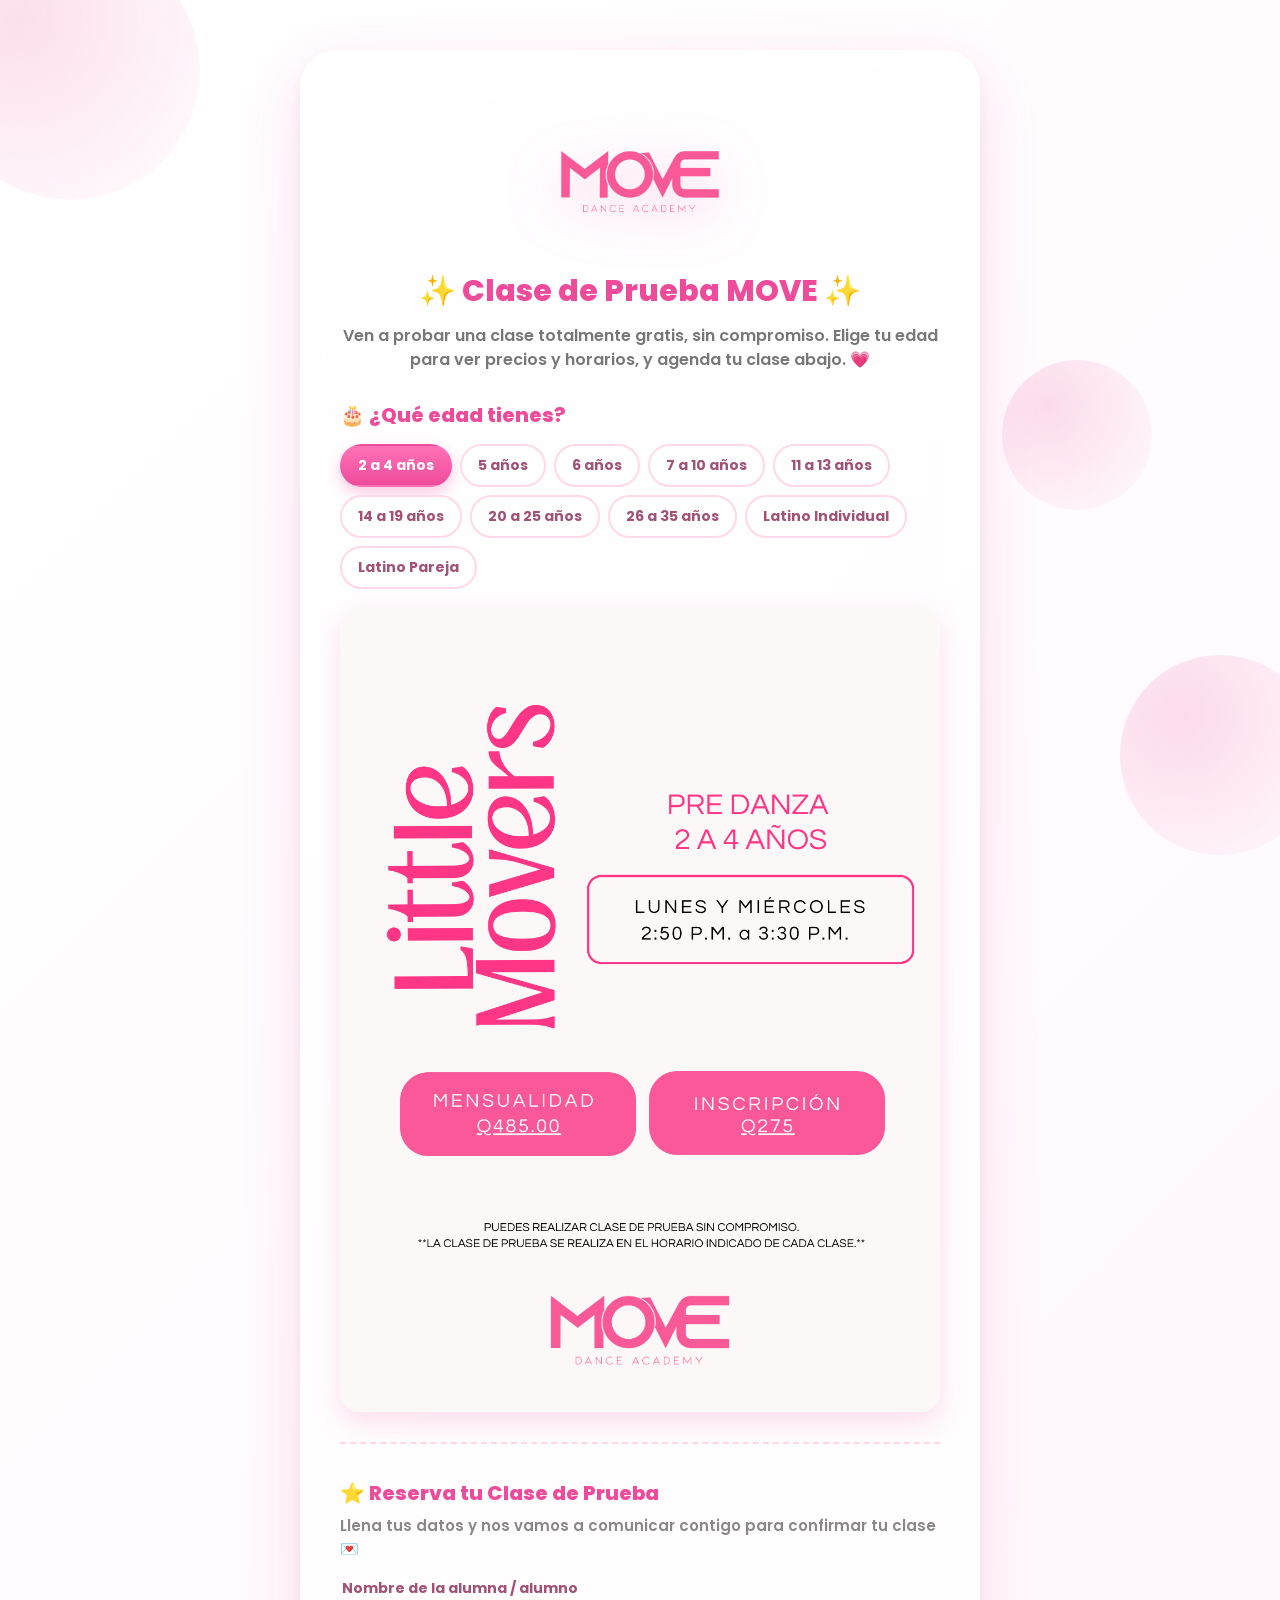
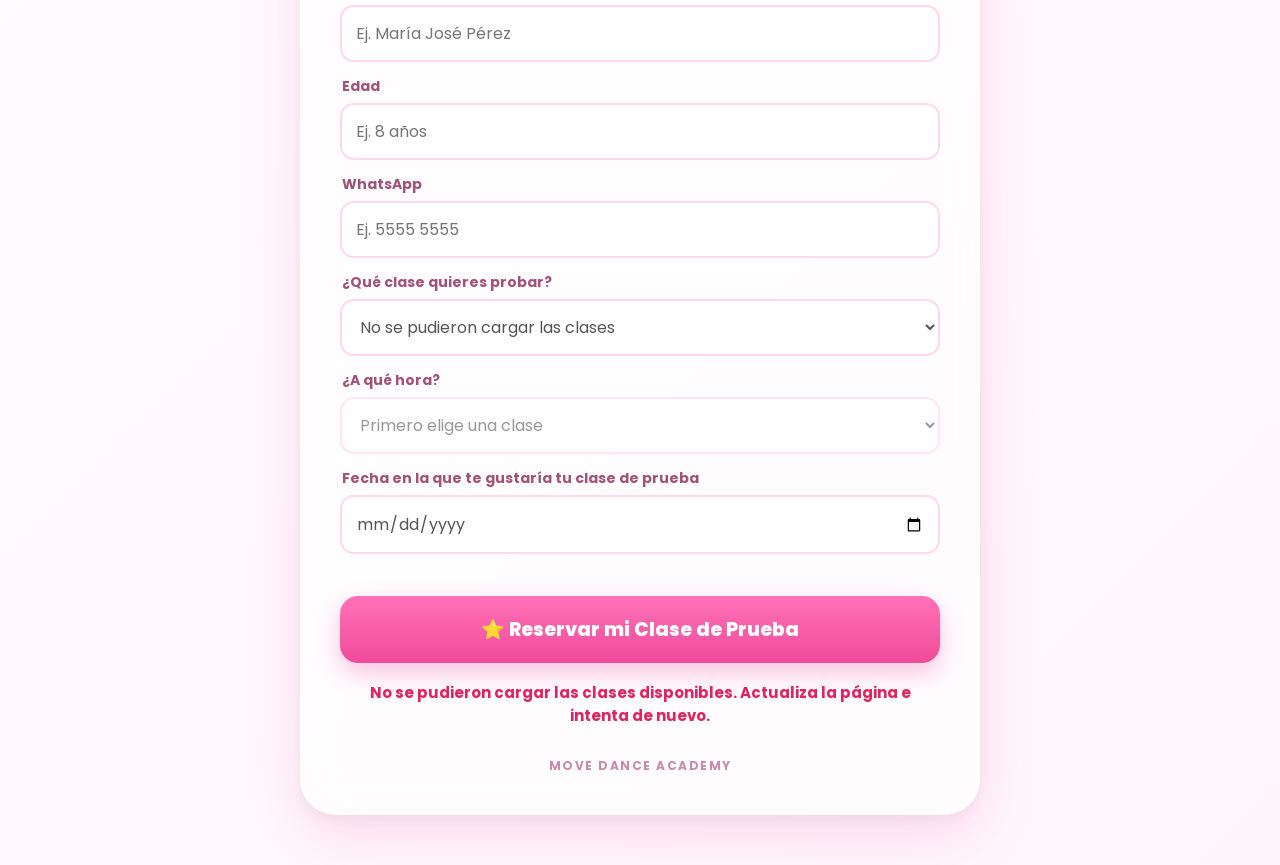
<file: index.html>
<!DOCTYPE html>
<html lang="es">
<head>
<meta charset="UTF-8" />
<meta name="viewport" content="width=device-width, initial-scale=1.0, maximum-scale=1.0" />
<title>Clase de Prueba — MOVE Dance Academy</title>
<meta name="theme-color" content="#ef4b9b" />
<meta name="description" content="Agenda tu clase de prueba gratis en MOVE Dance Academy." />
<link rel="preconnect" href="https://fonts.googleapis.com" />
<link rel="preconnect" href="https://fonts.gstatic.com" crossorigin />
<link href="https://fonts.googleapis.com/css2?family=Poppins:wght@400;600;700;800&display=swap" rel="stylesheet" />
<link rel="stylesheet" href="styles.css" />
</head>
<body data-origen="web">

<div class="fondo-decorado">
  <div class="burbuja burbuja-1"></div>
  <div class="burbuja burbuja-2"></div>
  <div class="burbuja burbuja-3"></div>
</div>

<div class="container">

  <img src="logo.png" alt="MOVE Dance Academy" class="logo" />
  <div class="title">✨ Clase de Prueba MOVE ✨</div>
  <p class="subtitulo">Ven a probar una clase totalmente gratis, sin compromiso. Elige tu edad para ver precios y horarios, y agenda tu clase abajo. 💗</p>

  <!-- ============ SELECTOR DE EDAD / PRECIOS ============ -->
  <section class="seccion-edades">
    <p class="seccion-titulo">🎂 ¿Qué edad tienes?</p>
    <div class="grid-edades" id="gridEdades">
      <button class="chip-edad activa" data-img="2a4">2 a 4 años</button>
      <button class="chip-edad" data-img="5anos">5 años</button>
      <button class="chip-edad" data-img="6anos">6 años</button>
      <button class="chip-edad" data-img="7a10">7 a 10 años</button>
      <button class="chip-edad" data-img="11a13">11 a 13 años</button>
      <button class="chip-edad" data-img="14a19">14 a 19 años</button>
      <button class="chip-edad" data-img="20a25">20 a 25 años</button>
      <button class="chip-edad" data-img="26a35">26 a 35 años</button>
      <button class="chip-edad" data-img="latino-individual">Latino Individual</button>
      <button class="chip-edad" data-img="latino-pareja">Latino Pareja</button>
    </div>

    <div class="tarjeta-imagen">
      <img id="imagenPrecios" src="2a4.png" alt="Precios y horarios" />
    </div>
  </section>

  <!-- ============ FORMULARIO DE RESERVA ============ -->
  <section class="seccion-form">
    <p class="seccion-titulo">⭐ Reserva tu Clase de Prueba</p>
    <p class="seccion-descripcion">Llena tus datos y nos vamos a comunicar contigo para confirmar tu clase 💌</p>

    <form id="formPrueba">
      <label class="campo">
        <span>Nombre de la alumna / alumno</span>
        <input type="text" id="inputAlumna" placeholder="Ej. María José Pérez" required autocomplete="name" />
      </label>

      <label class="campo">
        <span>Edad</span>
        <input type="text" id="inputEdad" placeholder="Ej. 8 años" required inputmode="numeric" />
      </label>

      <label class="campo">
        <span>WhatsApp</span>
        <input type="tel" id="inputTelefono" placeholder="Ej. 5555 5555" required autocomplete="tel" />
      </label>

      <label class="campo">
        <span>¿Qué clase quieres probar?</span>
        <select id="selectClase" required>
          <option value="" disabled selected>Cargando clases...</option>
        </select>
      </label>

      <label class="campo">
        <span>¿A qué hora?</span>
        <select id="selectHora" required disabled>
          <option value="" disabled selected>Primero elige una clase</option>
        </select>
      </label>

      <label class="campo">
        <span>Fecha en la que te gustaría tu clase de prueba</span>
        <input type="date" id="inputFecha" required />
        <small class="ayuda-fecha" id="ayudaFecha"></small>
      </label>

      <button type="submit" class="btn-reservar" id="btnReservar">⭐ Reservar mi Clase de Prueba</button>

      <p class="mensaje-error" id="mensajeErrorPrueba"></p>
    </form>

    <div class="tarjeta-exito" id="tarjetaExito" hidden>
      <p class="exito-emoji">🎉</p>
      <p class="exito-titulo">¡Todo listo!</p>
      <p class="exito-texto">Gracias por agendar tu clase de prueba. Te escribimos por WhatsApp para confirmarte la clase, o para reagendarte si ese día no se puede. ¡Te esperamos para que vivas la experiencia MOVE! 💃🕺</p>
      <button class="btn-secundario" id="btnAgendarOtra">Agendar otra clase</button>
    </div>
  </section>

  <p class="footer">MOVE DANCE ACADEMY</p>

</div>

<script src="script.js"></script>
</body>
</html>
</file>
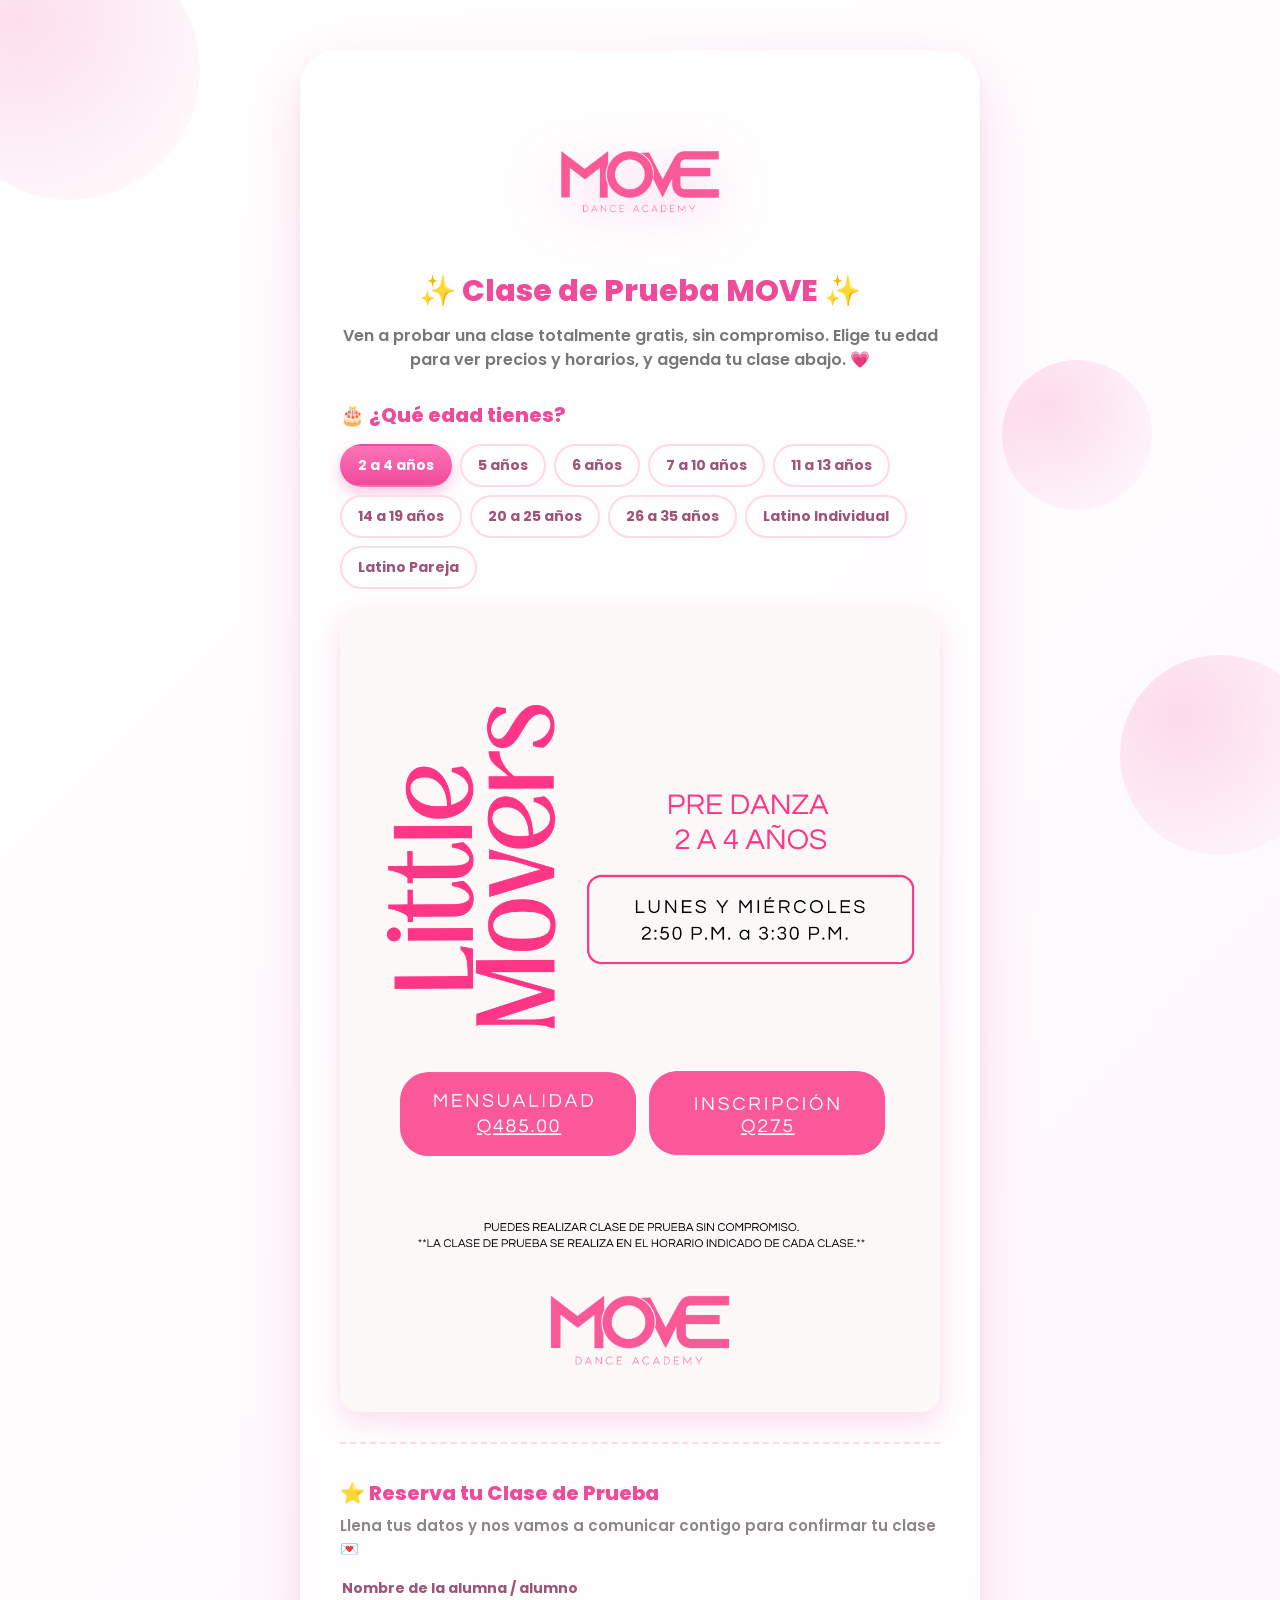
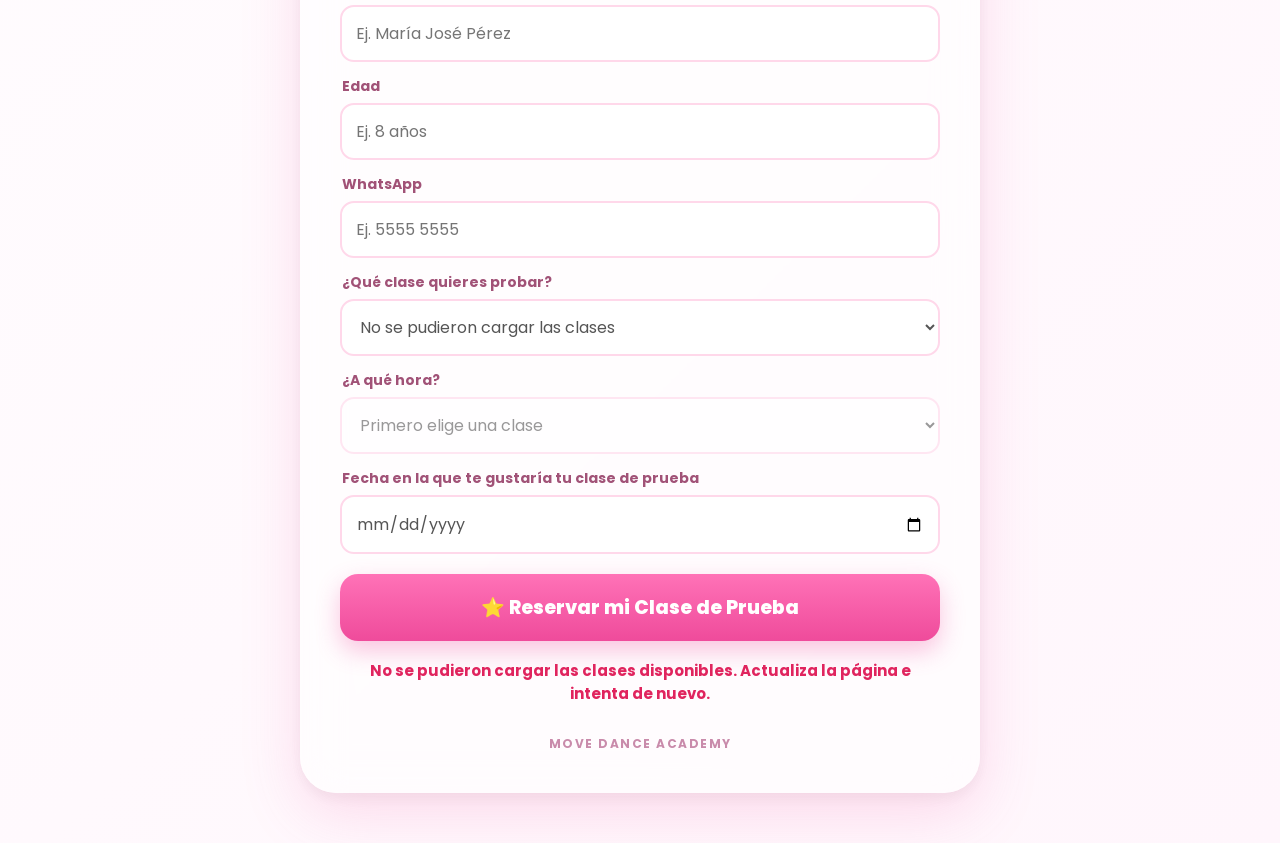
<file: index (5).html>
<!DOCTYPE html>
<html lang="es">
<head>
<meta charset="UTF-8" />
<meta name="viewport" content="width=device-width, initial-scale=1.0, maximum-scale=1.0" />
<title>Clase de Prueba — MOVE Dance Academy</title>
<meta name="theme-color" content="#ef4b9b" />
<meta name="description" content="Agenda tu clase de prueba gratis en MOVE Dance Academy." />
<link rel="preconnect" href="https://fonts.googleapis.com" />
<link rel="preconnect" href="https://fonts.gstatic.com" crossorigin />
<link href="https://fonts.googleapis.com/css2?family=Poppins:wght@400;600;700;800&display=swap" rel="stylesheet" />
<link rel="stylesheet" href="styles.css" />
</head>
<body>

<div class="fondo-decorado">
  <div class="burbuja burbuja-1"></div>
  <div class="burbuja burbuja-2"></div>
  <div class="burbuja burbuja-3"></div>
</div>

<div class="container">

  <img src="logo.png" alt="MOVE Dance Academy" class="logo" />
  <div class="title">✨ Clase de Prueba MOVE ✨</div>
  <p class="subtitulo">Ven a probar una clase totalmente gratis, sin compromiso. Elige tu edad para ver precios y horarios, y agenda tu clase abajo. 💗</p>

  <!-- ============ SELECTOR DE EDAD / PRECIOS ============ -->
  <section class="seccion-edades">
    <p class="seccion-titulo">🎂 ¿Qué edad tienes?</p>
    <div class="grid-edades" id="gridEdades">
      <button class="chip-edad activa" data-img="2a4">2 a 4 años</button>
      <button class="chip-edad" data-img="5anos">5 años</button>
      <button class="chip-edad" data-img="6anos">6 años</button>
      <button class="chip-edad" data-img="7a10">7 a 10 años</button>
      <button class="chip-edad" data-img="11a13">11 a 13 años</button>
      <button class="chip-edad" data-img="14a19">14 a 19 años</button>
      <button class="chip-edad" data-img="20a25">20 a 25 años</button>
      <button class="chip-edad" data-img="26a35">26 a 35 años</button>
      <button class="chip-edad" data-img="latino-individual">Latino Individual</button>
      <button class="chip-edad" data-img="latino-pareja">Latino Pareja</button>
    </div>

    <div class="tarjeta-imagen">
      <img id="imagenPrecios" src="2a4.png" alt="Precios y horarios" />
    </div>
  </section>

  <!-- ============ FORMULARIO DE RESERVA ============ -->
  <section class="seccion-form">
    <p class="seccion-titulo">⭐ Reserva tu Clase de Prueba</p>
    <p class="seccion-descripcion">Llena tus datos y nos vamos a comunicar contigo para confirmar tu clase 💌</p>

    <form id="formPrueba">
      <label class="campo">
        <span>Nombre de la alumna / alumno</span>
        <input type="text" id="inputAlumna" placeholder="Ej. María José Pérez" required autocomplete="name" />
      </label>

      <label class="campo">
        <span>Edad</span>
        <input type="text" id="inputEdad" placeholder="Ej. 8 años" required inputmode="numeric" />
      </label>

      <label class="campo">
        <span>WhatsApp</span>
        <input type="tel" id="inputTelefono" placeholder="Ej. 5555 5555" required autocomplete="tel" />
      </label>

      <label class="campo">
        <span>¿Qué clase quieres probar?</span>
        <select id="selectClase" required>
          <option value="" disabled selected>Cargando clases...</option>
        </select>
      </label>

      <label class="campo">
        <span>¿A qué hora?</span>
        <select id="selectHora" required disabled>
          <option value="" disabled selected>Primero elige una clase</option>
        </select>
      </label>

      <label class="campo">
        <span>Fecha en la que te gustaría tu clase de prueba</span>
        <input type="date" id="inputFecha" required />
      </label>

      <button type="submit" class="btn-reservar" id="btnReservar">⭐ Reservar mi Clase de Prueba</button>

      <p class="mensaje-error" id="mensajeErrorPrueba"></p>
    </form>

    <div class="tarjeta-exito" id="tarjetaExito" hidden>
      <p class="exito-emoji">🎉</p>
      <p class="exito-titulo">¡Todo listo!</p>
      <p class="exito-texto">Gracias por agendar tu clase de prueba. Te escribimos por WhatsApp para confirmarte la clase, o para reagendarte si ese día no se puede. ¡Nos vemos pronto en la pista! 💃🕺</p>
      <button class="btn-secundario" id="btnAgendarOtra">Agendar otra clase</button>
    </div>
  </section>

  <p class="footer">MOVE DANCE ACADEMY</p>

</div>

<script src="script.js"></script>
</body>
</html>
</file>
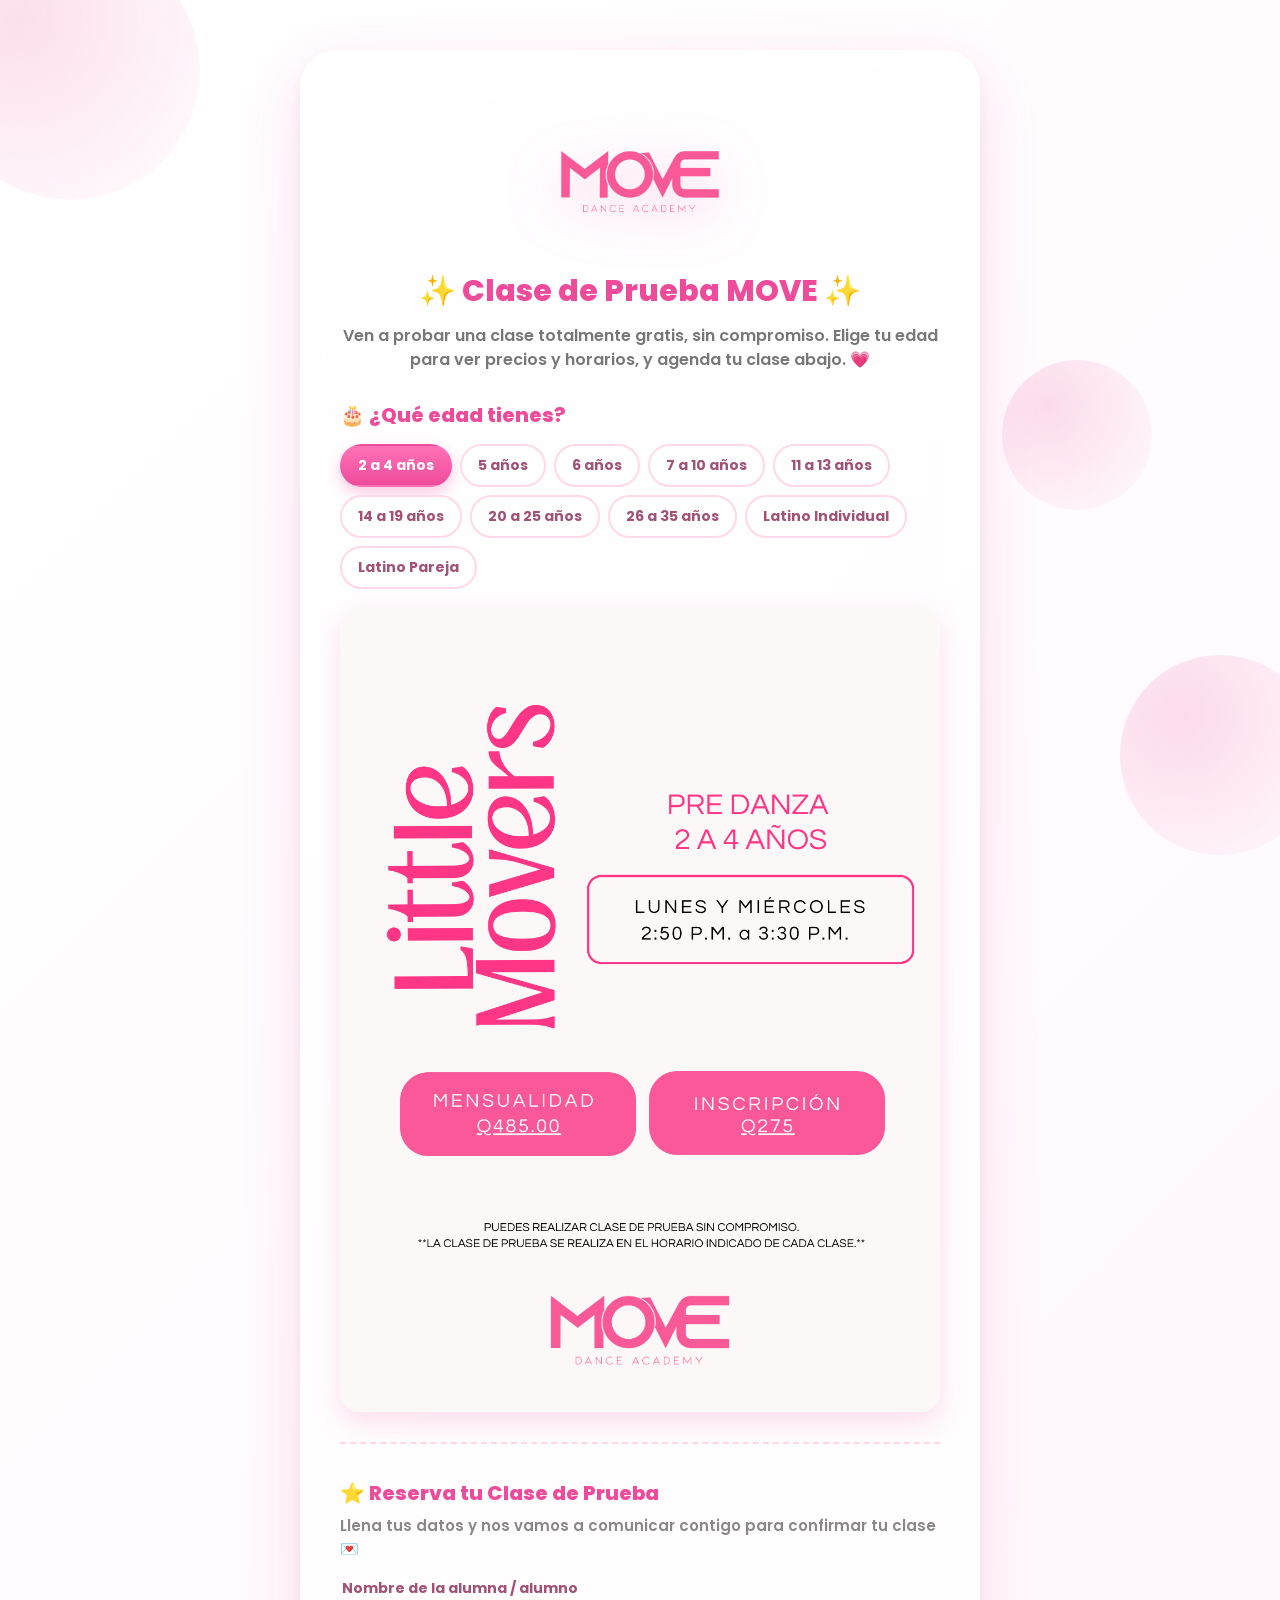
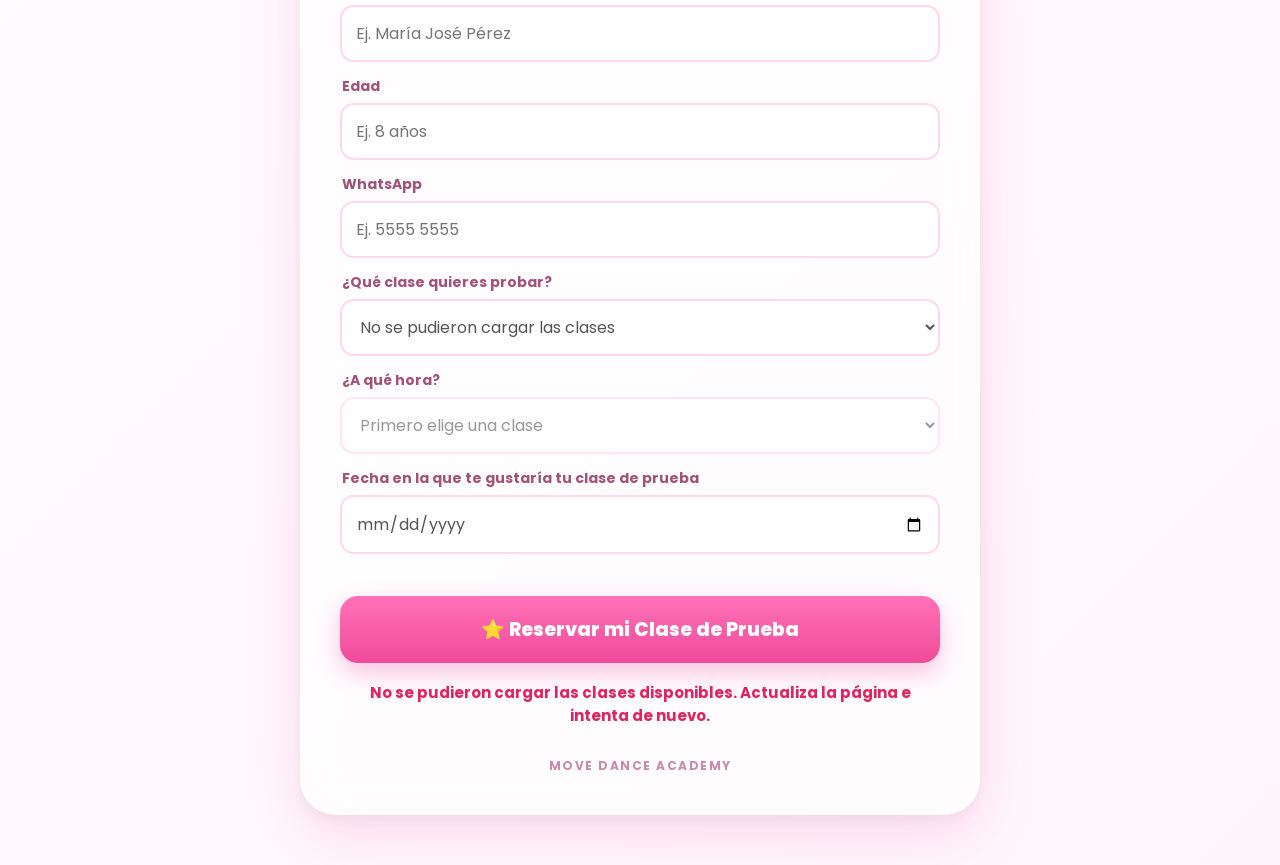
<file: index (6).html>
<!DOCTYPE html>
<html lang="es">
<head>
<meta charset="UTF-8" />
<meta name="viewport" content="width=device-width, initial-scale=1.0, maximum-scale=1.0" />
<title>Clase de Prueba — MOVE Dance Academy</title>
<meta name="theme-color" content="#ef4b9b" />
<meta name="description" content="Agenda tu clase de prueba gratis en MOVE Dance Academy." />
<link rel="preconnect" href="https://fonts.googleapis.com" />
<link rel="preconnect" href="https://fonts.gstatic.com" crossorigin />
<link href="https://fonts.googleapis.com/css2?family=Poppins:wght@400;600;700;800&display=swap" rel="stylesheet" />
<link rel="stylesheet" href="styles.css" />
</head>
<body>

<div class="fondo-decorado">
  <div class="burbuja burbuja-1"></div>
  <div class="burbuja burbuja-2"></div>
  <div class="burbuja burbuja-3"></div>
</div>

<div class="container">

  <img src="logo.png" alt="MOVE Dance Academy" class="logo" />
  <div class="title">✨ Clase de Prueba MOVE ✨</div>
  <p class="subtitulo">Ven a probar una clase totalmente gratis, sin compromiso. Elige tu edad para ver precios y horarios, y agenda tu clase abajo. 💗</p>

  <!-- ============ SELECTOR DE EDAD / PRECIOS ============ -->
  <section class="seccion-edades">
    <p class="seccion-titulo">🎂 ¿Qué edad tienes?</p>
    <div class="grid-edades" id="gridEdades">
      <button class="chip-edad activa" data-img="2a4">2 a 4 años</button>
      <button class="chip-edad" data-img="5anos">5 años</button>
      <button class="chip-edad" data-img="6anos">6 años</button>
      <button class="chip-edad" data-img="7a10">7 a 10 años</button>
      <button class="chip-edad" data-img="11a13">11 a 13 años</button>
      <button class="chip-edad" data-img="14a19">14 a 19 años</button>
      <button class="chip-edad" data-img="20a25">20 a 25 años</button>
      <button class="chip-edad" data-img="26a35">26 a 35 años</button>
      <button class="chip-edad" data-img="latino-individual">Latino Individual</button>
      <button class="chip-edad" data-img="latino-pareja">Latino Pareja</button>
    </div>

    <div class="tarjeta-imagen">
      <img id="imagenPrecios" src="2a4.png" alt="Precios y horarios" />
    </div>
  </section>

  <!-- ============ FORMULARIO DE RESERVA ============ -->
  <section class="seccion-form">
    <p class="seccion-titulo">⭐ Reserva tu Clase de Prueba</p>
    <p class="seccion-descripcion">Llena tus datos y nos vamos a comunicar contigo para confirmar tu clase 💌</p>

    <form id="formPrueba">
      <label class="campo">
        <span>Nombre de la alumna / alumno</span>
        <input type="text" id="inputAlumna" placeholder="Ej. María José Pérez" required autocomplete="name" />
      </label>

      <label class="campo">
        <span>Edad</span>
        <input type="text" id="inputEdad" placeholder="Ej. 8 años" required inputmode="numeric" />
      </label>

      <label class="campo">
        <span>WhatsApp</span>
        <input type="tel" id="inputTelefono" placeholder="Ej. 5555 5555" required autocomplete="tel" />
      </label>

      <label class="campo">
        <span>¿Qué clase quieres probar?</span>
        <select id="selectClase" required>
          <option value="" disabled selected>Cargando clases...</option>
        </select>
      </label>

      <label class="campo">
        <span>¿A qué hora?</span>
        <select id="selectHora" required disabled>
          <option value="" disabled selected>Primero elige una clase</option>
        </select>
      </label>

      <label class="campo">
        <span>Fecha en la que te gustaría tu clase de prueba</span>
        <input type="date" id="inputFecha" required />
        <small class="ayuda-fecha" id="ayudaFecha"></small>
      </label>

      <button type="submit" class="btn-reservar" id="btnReservar">⭐ Reservar mi Clase de Prueba</button>

      <p class="mensaje-error" id="mensajeErrorPrueba"></p>
    </form>

    <div class="tarjeta-exito" id="tarjetaExito" hidden>
      <p class="exito-emoji">🎉</p>
      <p class="exito-titulo">¡Todo listo!</p>
      <p class="exito-texto">Gracias por agendar tu clase de prueba. Te escribimos por WhatsApp para confirmarte la clase, o para reagendarte si ese día no se puede. ¡Nos vemos pronto en la pista! 💃🕺</p>
      <button class="btn-secundario" id="btnAgendarOtra">Agendar otra clase</button>
    </div>
  </section>

  <p class="footer">MOVE DANCE ACADEMY</p>

</div>

<script src="script.js"></script>
</body>
</html>
</file>
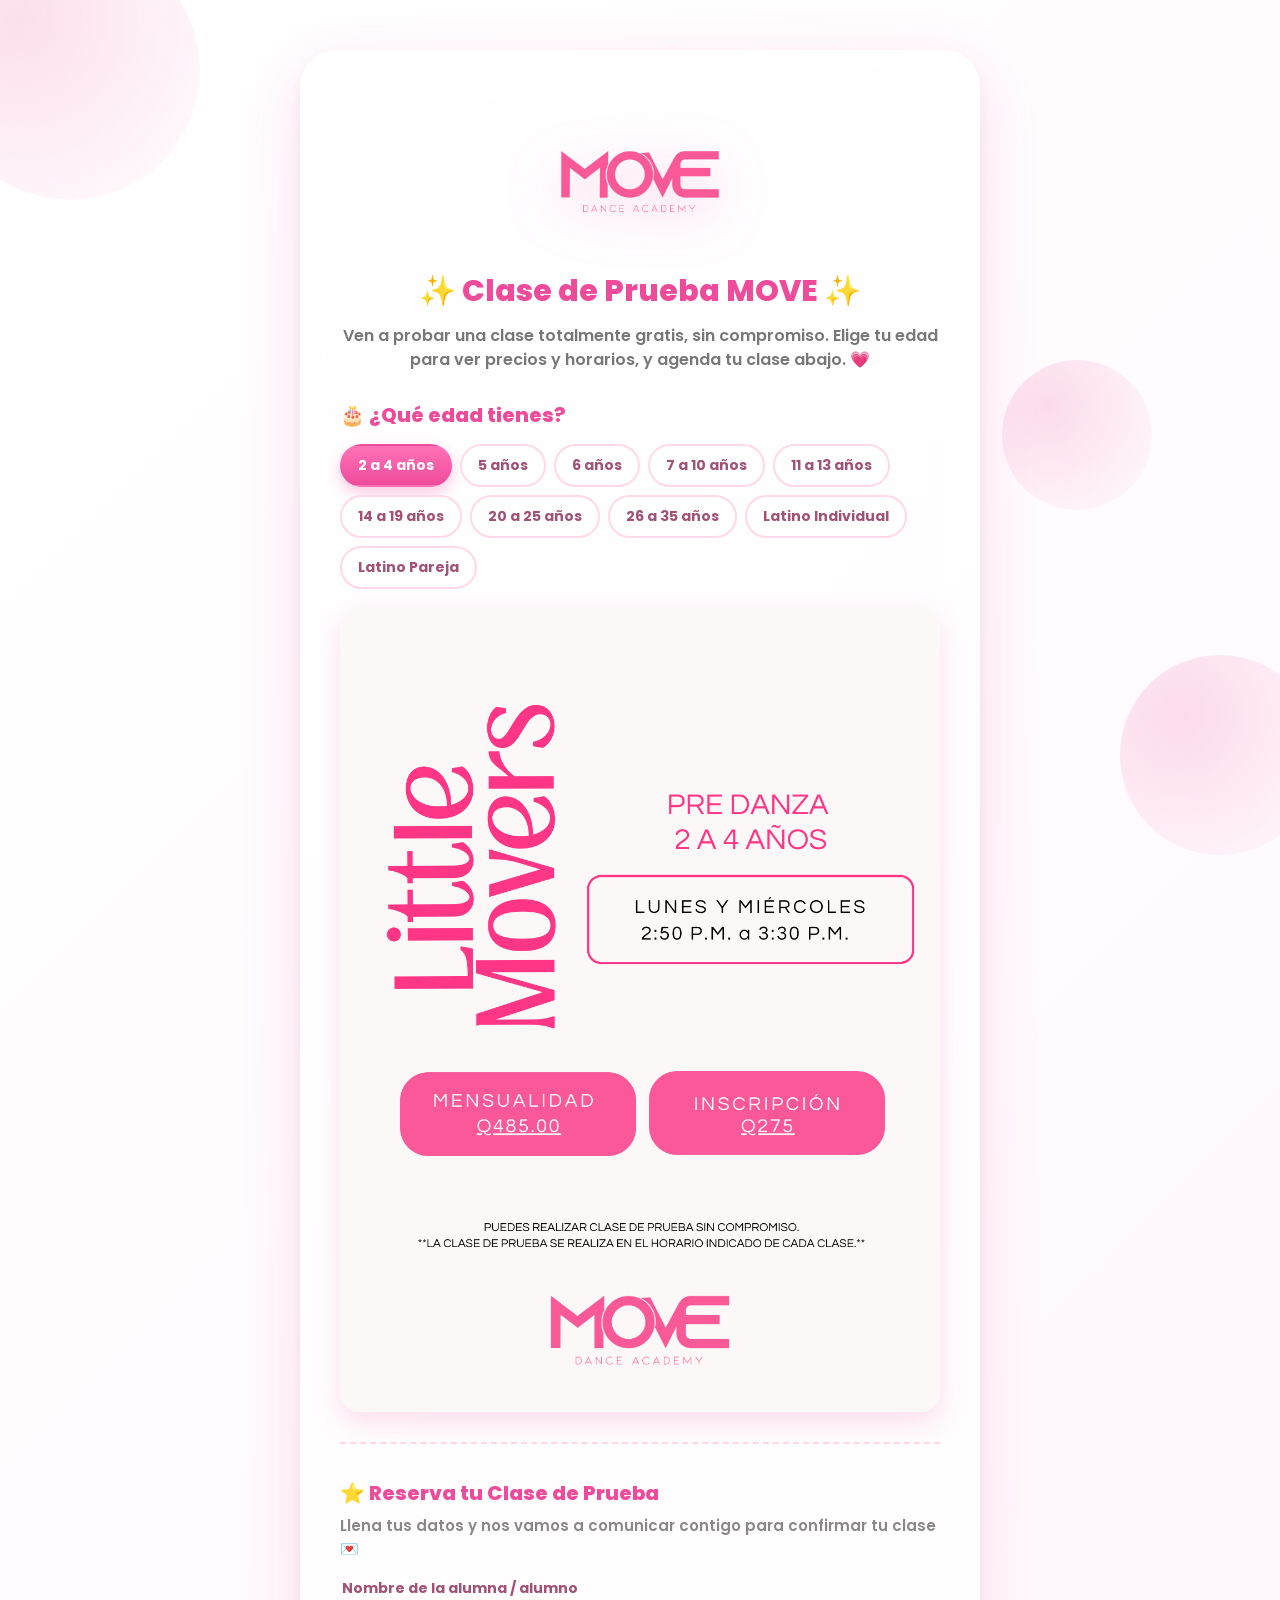
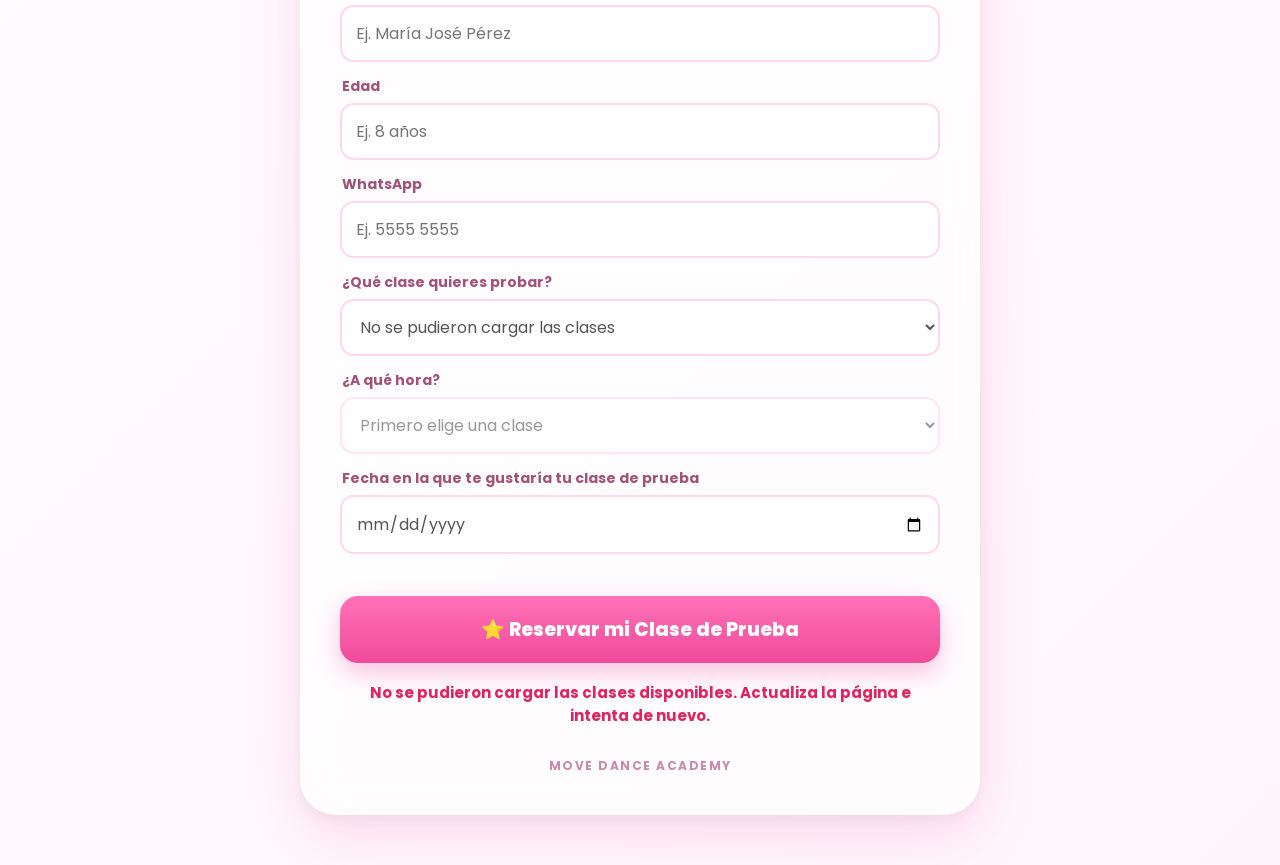
<file: index (7).html>
<!DOCTYPE html>
<html lang="es">
<head>
<meta charset="UTF-8" />
<meta name="viewport" content="width=device-width, initial-scale=1.0, maximum-scale=1.0" />
<title>Clase de Prueba — MOVE Dance Academy</title>
<meta name="theme-color" content="#ef4b9b" />
<meta name="description" content="Agenda tu clase de prueba gratis en MOVE Dance Academy." />
<link rel="preconnect" href="https://fonts.googleapis.com" />
<link rel="preconnect" href="https://fonts.gstatic.com" crossorigin />
<link href="https://fonts.googleapis.com/css2?family=Poppins:wght@400;600;700;800&display=swap" rel="stylesheet" />
<link rel="stylesheet" href="styles.css" />
</head>
<body data-origen="web">

<div class="fondo-decorado">
  <div class="burbuja burbuja-1"></div>
  <div class="burbuja burbuja-2"></div>
  <div class="burbuja burbuja-3"></div>
</div>

<div class="container">

  <img src="logo.png" alt="MOVE Dance Academy" class="logo" />
  <div class="title">✨ Clase de Prueba MOVE ✨</div>
  <p class="subtitulo">Ven a probar una clase totalmente gratis, sin compromiso. Elige tu edad para ver precios y horarios, y agenda tu clase abajo. 💗</p>

  <!-- ============ SELECTOR DE EDAD / PRECIOS ============ -->
  <section class="seccion-edades">
    <p class="seccion-titulo">🎂 ¿Qué edad tienes?</p>
    <div class="grid-edades" id="gridEdades">
      <button class="chip-edad activa" data-img="2a4">2 a 4 años</button>
      <button class="chip-edad" data-img="5anos">5 años</button>
      <button class="chip-edad" data-img="6anos">6 años</button>
      <button class="chip-edad" data-img="7a10">7 a 10 años</button>
      <button class="chip-edad" data-img="11a13">11 a 13 años</button>
      <button class="chip-edad" data-img="14a19">14 a 19 años</button>
      <button class="chip-edad" data-img="20a25">20 a 25 años</button>
      <button class="chip-edad" data-img="26a35">26 a 35 años</button>
      <button class="chip-edad" data-img="latino-individual">Latino Individual</button>
      <button class="chip-edad" data-img="latino-pareja">Latino Pareja</button>
    </div>

    <div class="tarjeta-imagen">
      <img id="imagenPrecios" src="2a4.png" alt="Precios y horarios" />
    </div>
  </section>

  <!-- ============ FORMULARIO DE RESERVA ============ -->
  <section class="seccion-form">
    <p class="seccion-titulo">⭐ Reserva tu Clase de Prueba</p>
    <p class="seccion-descripcion">Llena tus datos y nos vamos a comunicar contigo para confirmar tu clase 💌</p>

    <form id="formPrueba">
      <label class="campo">
        <span>Nombre de la alumna / alumno</span>
        <input type="text" id="inputAlumna" placeholder="Ej. María José Pérez" required autocomplete="name" />
      </label>

      <label class="campo">
        <span>Edad</span>
        <input type="text" id="inputEdad" placeholder="Ej. 8 años" required inputmode="numeric" />
      </label>

      <label class="campo">
        <span>WhatsApp</span>
        <input type="tel" id="inputTelefono" placeholder="Ej. 5555 5555" required autocomplete="tel" />
      </label>

      <label class="campo">
        <span>¿Qué clase quieres probar?</span>
        <select id="selectClase" required>
          <option value="" disabled selected>Cargando clases...</option>
        </select>
      </label>

      <label class="campo">
        <span>¿A qué hora?</span>
        <select id="selectHora" required disabled>
          <option value="" disabled selected>Primero elige una clase</option>
        </select>
      </label>

      <label class="campo">
        <span>Fecha en la que te gustaría tu clase de prueba</span>
        <input type="date" id="inputFecha" required />
        <small class="ayuda-fecha" id="ayudaFecha"></small>
      </label>

      <button type="submit" class="btn-reservar" id="btnReservar">⭐ Reservar mi Clase de Prueba</button>

      <p class="mensaje-error" id="mensajeErrorPrueba"></p>
    </form>

    <div class="tarjeta-exito" id="tarjetaExito" hidden>
      <p class="exito-emoji">🎉</p>
      <p class="exito-titulo">¡Todo listo!</p>
      <p class="exito-texto">Gracias por agendar tu clase de prueba. Te escribimos por WhatsApp para confirmarte la clase, o para reagendarte si ese día no se puede. ¡Nos vemos pronto en la pista! 💃🕺</p>
      <button class="btn-secundario" id="btnAgendarOtra">Agendar otra clase</button>
    </div>
  </section>

  <p class="footer">MOVE DANCE ACADEMY</p>

</div>

<script src="script.js"></script>
</body>
</html>
</file>
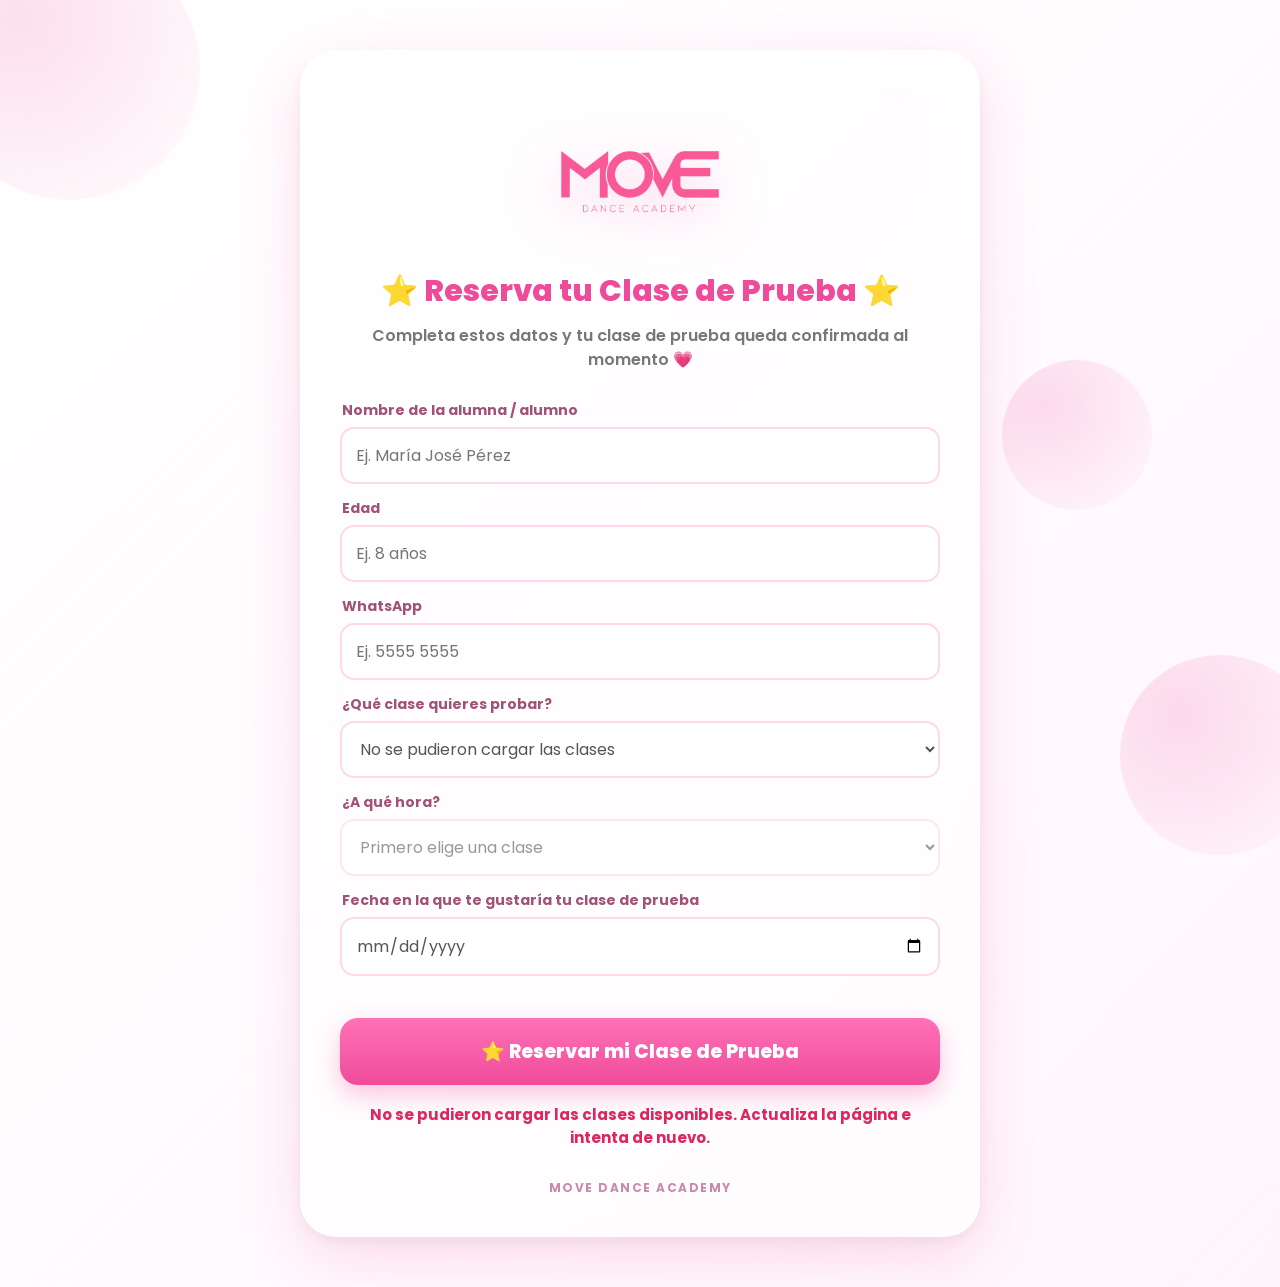
<file: recepcion (1).html>
<!DOCTYPE html>
<html lang="es">
<head>
<meta charset="UTF-8" />
<meta name="viewport" content="width=device-width, initial-scale=1.0, maximum-scale=1.0" />
<title>Reservar Clase de Prueba — MOVE Dance Academy</title>
<meta name="theme-color" content="#ef4b9b" />
<meta name="description" content="Agenda tu clase de prueba en MOVE Dance Academy." />
<link rel="preconnect" href="https://fonts.googleapis.com" />
<link rel="preconnect" href="https://fonts.gstatic.com" crossorigin />
<link href="https://fonts.googleapis.com/css2?family=Poppins:wght@400;600;700;800&display=swap" rel="stylesheet" />
<link rel="stylesheet" href="styles.css" />
</head>
<body data-origen="recepcion">

<div class="fondo-decorado">
  <div class="burbuja burbuja-1"></div>
  <div class="burbuja burbuja-2"></div>
  <div class="burbuja burbuja-3"></div>
</div>

<div class="container">

  <img src="logo.png" alt="MOVE Dance Academy" class="logo" />
  <div class="title">⭐ Reserva tu Clase de Prueba ⭐</div>
  <p class="subtitulo">Completa estos datos y tu clase de prueba queda confirmada al momento 💗</p>

  <!-- ============ FORMULARIO DE RESERVA ============ -->
  <section class="seccion-form">
    <form id="formPrueba">
      <label class="campo">
        <span>Nombre de la alumna / alumno</span>
        <input type="text" id="inputAlumna" placeholder="Ej. María José Pérez" required autocomplete="name" />
      </label>

      <label class="campo">
        <span>Edad</span>
        <input type="text" id="inputEdad" placeholder="Ej. 8 años" required inputmode="numeric" />
      </label>

      <label class="campo">
        <span>WhatsApp</span>
        <input type="tel" id="inputTelefono" placeholder="Ej. 5555 5555" required autocomplete="tel" />
      </label>

      <label class="campo">
        <span>¿Qué clase quieres probar?</span>
        <select id="selectClase" required>
          <option value="" disabled selected>Cargando clases...</option>
        </select>
      </label>

      <label class="campo">
        <span>¿A qué hora?</span>
        <select id="selectHora" required disabled>
          <option value="" disabled selected>Primero elige una clase</option>
        </select>
      </label>

      <label class="campo">
        <span>Fecha en la que te gustaría tu clase de prueba</span>
        <input type="date" id="inputFecha" required />
        <small class="ayuda-fecha" id="ayudaFecha"></small>
      </label>

      <button type="submit" class="btn-reservar" id="btnReservar">⭐ Reservar mi Clase de Prueba</button>

      <p class="mensaje-error" id="mensajeErrorPrueba"></p>
    </form>

    <div class="tarjeta-exito" id="tarjetaExito" hidden>
      <p class="exito-emoji">🎉</p>
      <p class="exito-titulo">¡Clase Confirmada!</p>
      <p class="exito-texto">Tu clase de prueba quedó agendada y confirmada para la fecha y hora que elegiste. Te enviamos los detalles por WhatsApp. ¡Te esperamos para que vivas la experiencia MOVE! 💃🕺</p>
      <button class="btn-secundario" id="btnAgendarOtra">Agendar otra clase</button>
    </div>
  </section>

  <p class="footer">MOVE DANCE ACADEMY</p>

</div>

<script src="script.js"></script>
</body>
</html>
</file>
<file: styles.css>
/* ===================================================
   MOVE — CLASE DE PRUEBA
   Mismo lenguaje visual que el Portal de Alumnas
=================================================== */

*{
margin:0;
padding:0;
box-sizing:border-box;
font-family:"Poppins",sans-serif;
}

[hidden]{
display:none !important;
}

html{
width:100%;
min-height:100%;
}

body{
width:100%;
min-height:100dvh;
overflow-y:auto;
overflow-x:hidden;
display:flex;
justify-content:center;
align-items:flex-start;
padding:30px 20px;
background:linear-gradient(-45deg,#ffffff,#fff4fb,#ffe9f5,#fff6fc,#ffffff);
background-size:400% 400%;
animation:gradientMove 18s ease infinite;
position:relative;
}

@keyframes gradientMove{
0%{background-position:0% 50%;}
50%{background-position:100% 50%;}
100%{background-position:0% 50%;}
}

/*=====================================
FONDO DECORADO
=====================================*/

.fondo-decorado{
position:fixed;
inset:0;
overflow:hidden;
z-index:0;
pointer-events:none;
}

.burbuja{
position:absolute;
border-radius:50%;
background:radial-gradient(circle at 30% 30%, rgba(239,75,155,.18), rgba(239,75,155,0));
animation:flotar 10s ease-in-out infinite;
}

.burbuja-1{ width:260px; height:260px; top:-60px; left:-60px; }
.burbuja-2{ width:200px; height:200px; bottom:5%; right:-40px; animation-delay:2s; }
.burbuja-3{ width:150px; height:150px; top:40%; right:10%; animation-delay:4s; }

@keyframes flotar{
0%,100%{ transform:translateY(0) scale(1); }
50%{ transform:translateY(-20px) scale(1.05); }
}

/*=====================================
CONTAINER
=====================================*/

.container{
width:92%;
max-width:620px;
margin:20px auto;
padding:clamp(22px,6vw,40px);
border-radius:clamp(22px,5vw,36px);
background:rgba(255,255,255,.6);
backdrop-filter:blur(20px);
-webkit-backdrop-filter:blur(20px);
box-shadow:0 20px 60px rgba(239,75,155,.18), 0 6px 15px rgba(0,0,0,.05);
text-align:center;
position:relative;
z-index:20;
}

.logo{
width:75%;
max-width:230px;
margin:auto;
display:block;
margin-bottom:6px;
filter:drop-shadow(0 15px 25px rgba(239,75,155,.25));
}

.title{
font-size:clamp(21px,5.5vw,30px);
font-weight:800;
color:#ef4b9b;
margin-top:6px;
margin-bottom:10px;
}

.subtitulo{
font-size:clamp(14px,3.8vw,16px);
font-weight:600;
color:#777;
margin-bottom:28px;
line-height:1.5;
}

.seccion-titulo{
font-size:clamp(17px,4.6vw,20px);
font-weight:800;
color:#ef4b9b;
margin-bottom:6px;
text-align:left;
}

.seccion-descripcion{
font-size:clamp(13px,3.5vw,15px);
font-weight:600;
color:#888;
text-align:left;
margin-bottom:18px;
}

/*=====================================
SELECTOR DE EDAD
=====================================*/

.seccion-edades{
margin-bottom:34px;
padding-bottom:30px;
border-bottom:2px dashed #ffd8ea;
}

.grid-edades{
display:flex;
flex-wrap:wrap;
gap:8px;
margin-top:14px;
margin-bottom:18px;
}

.chip-edad{
border:2px solid #ffd8ea;
background:white;
color:#a15277;
border-radius:999px;
padding:9px 16px;
font-size:clamp(12.5px,3.2vw,14px);
font-weight:700;
font-family:inherit;
cursor:pointer;
transition:.18s;
}

.chip-edad:hover{
border-color:#ef4b9b;
}

.chip-edad.activa{
background:linear-gradient(180deg,#ff72b7,#ef4b9b);
border-color:transparent;
color:white;
box-shadow:0 6px 14px rgba(239,75,155,.30);
}

.tarjeta-imagen{
border-radius:20px;
overflow:hidden;
box-shadow:0 10px 26px rgba(239,75,155,.18);
background:white;
}

.tarjeta-imagen img{
width:100%;
display:block;
}

/*=====================================
FORMULARIO
=====================================*/

.seccion-form{
text-align:left;
}

#formPrueba{
display:flex;
flex-direction:column;
gap:14px;
}

.campo{
display:flex;
flex-direction:column;
gap:6px;
}

.campo span{
font-size:clamp(12.5px,3.3vw,14px);
font-weight:700;
color:#a15277;
padding-left:2px;
}

.campo input,
.campo select{
border:2px solid #ffd8ea;
border-radius:14px;
padding:clamp(12px,3.5vw,14px);
font-size:clamp(14.5px,4vw,16px);
font-family:inherit;
color:#555;
background:white;
outline:none;
transition:.18s;
width:100%;
}

.campo input:focus,
.campo select:focus{
border-color:#ef4b9b;
box-shadow:0 0 0 3px rgba(239,75,155,.15);
}

.campo select:disabled{
opacity:.6;
cursor:not-allowed;
}

.ayuda-fecha{
font-size:clamp(12px,3.2vw,13.5px);
font-weight:600;
color:#ef4b9b;
padding-left:2px;
min-height:16px;
}

.btn-reservar{
border:none;
border-radius:18px;
padding:clamp(15px,4.5vw,19px);
font-size:clamp(16px,4.5vw,19px);
font-weight:800;
color:white;
cursor:pointer;
margin-top:6px;
background:linear-gradient(180deg,#ff72b7,#ef4b9b);
box-shadow:0 10px 24px rgba(239,75,155,.32);
transition:.15s;
}

.btn-reservar:active:not(:disabled){ transform:scale(.97); }

.btn-reservar:disabled{
opacity:.55;
cursor:not-allowed;
box-shadow:none;
}

.mensaje-error{
min-height:22px;
color:#e0245e;
font-weight:700;
font-size:clamp(13px,3.5vw,15px);
text-align:center;
margin-top:4px;
}

/*=====================================
TARJETA DE ÉXITO
=====================================*/

.tarjeta-exito{
text-align:center;
padding:clamp(24px,6vw,34px) clamp(16px,5vw,26px);
border-radius:22px;
background:linear-gradient(180deg, rgba(255,255,255,.9), rgba(255,240,248,.9));
box-shadow:0 14px 32px rgba(239,75,155,.20);
animation:apareceExito .4s ease;
}

@keyframes apareceExito{
from{ opacity:0; transform:translateY(10px) scale(.97); }
to{ opacity:1; transform:translateY(0) scale(1); }
}

.exito-emoji{
font-size:52px;
margin-bottom:6px;
}

.exito-titulo{
font-size:clamp(20px,5.5vw,26px);
font-weight:800;
color:#ef4b9b;
margin-bottom:10px;
}

.exito-texto{
font-size:clamp(14px,3.8vw,16px);
font-weight:600;
color:#777;
line-height:1.55;
margin-bottom:22px;
}

.btn-secundario{
border:2px solid #ef4b9b;
background:white;
color:#ef4b9b;
border-radius:16px;
padding:clamp(11px,3.5vw,14px) clamp(20px,5vw,28px);
font-size:clamp(14px,3.8vw,16px);
font-weight:700;
font-family:inherit;
cursor:pointer;
transition:.18s;
}

.btn-secundario:active{ transform:scale(.97); }

.footer{
margin-top:30px;
font-size:12px;
font-weight:700;
letter-spacing:1.5px;
color:#c98bab;
text-align:center;
}

/*=====================================
RESPONSIVE
=====================================*/

@media(max-width:360px){
.container{ width:96%; margin:10px auto; }
}

@media(min-width:900px){
.container{ max-width:680px; }
}
</file>
